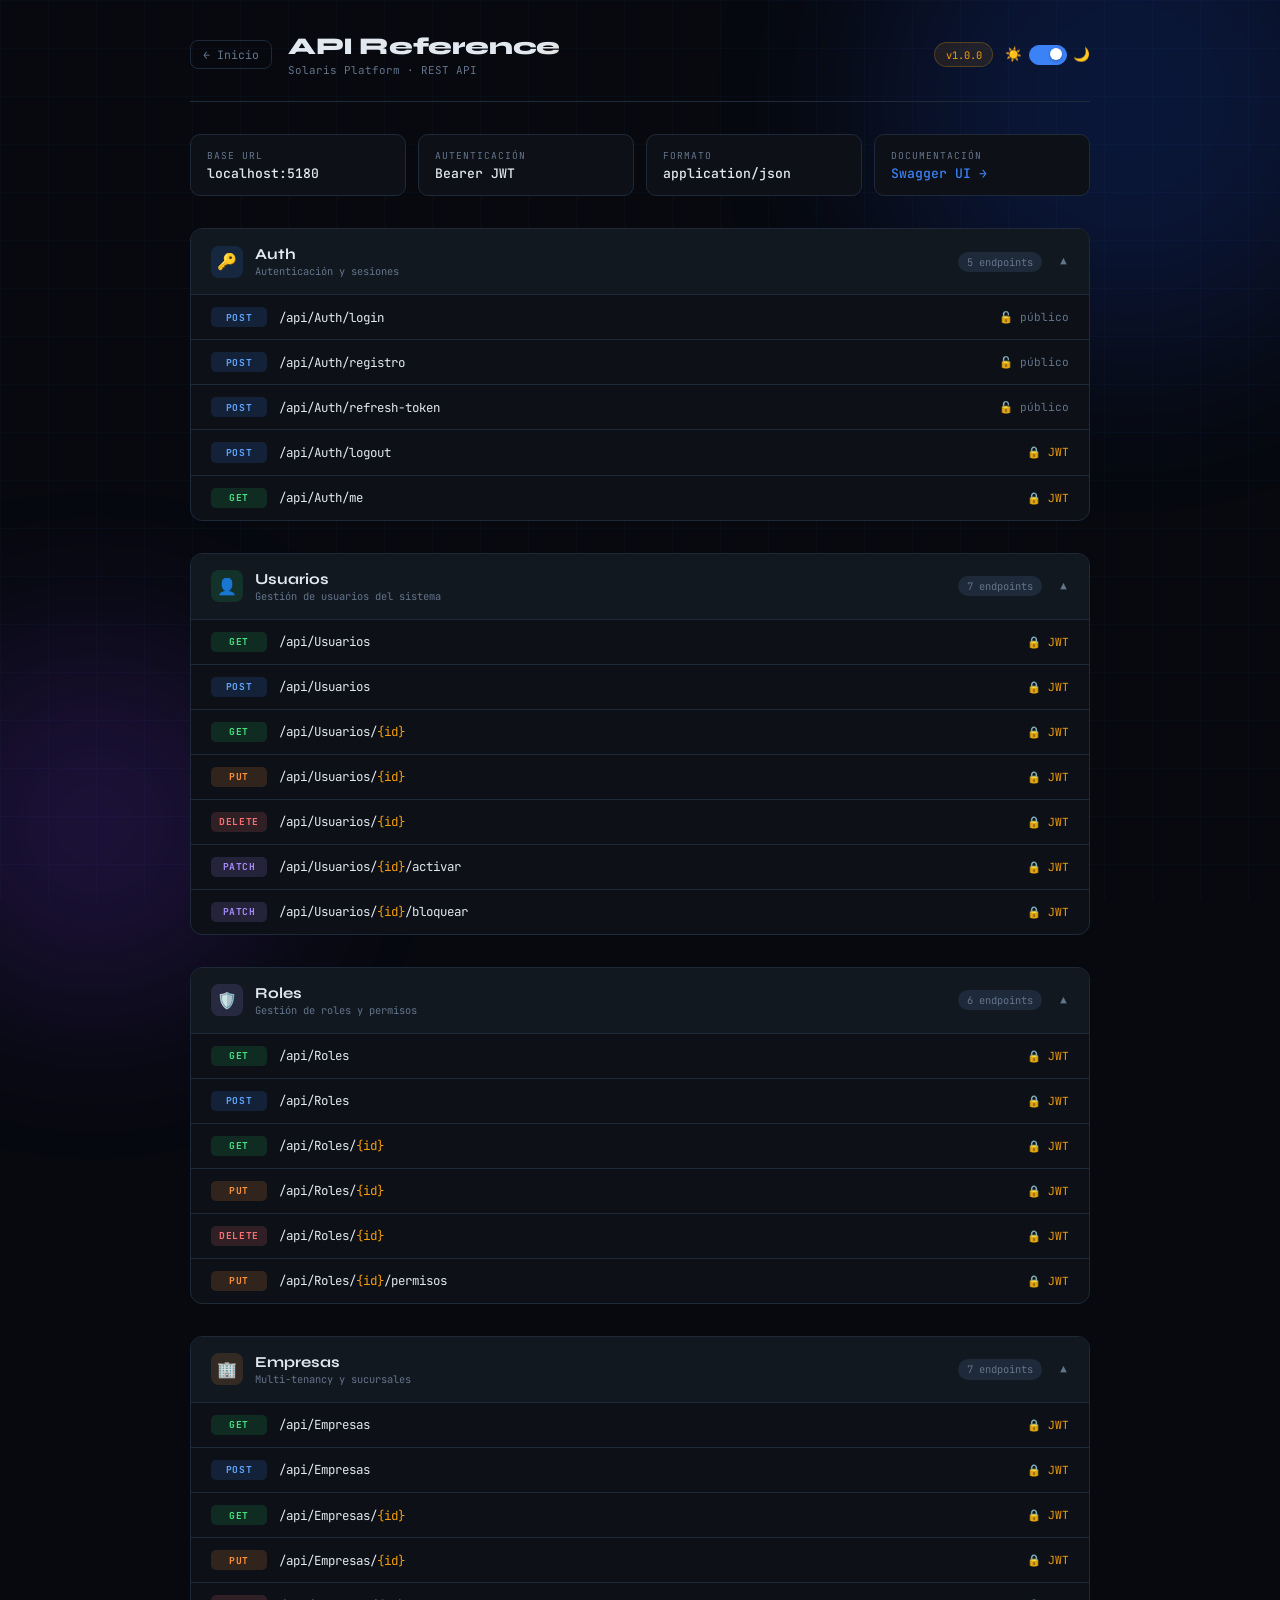
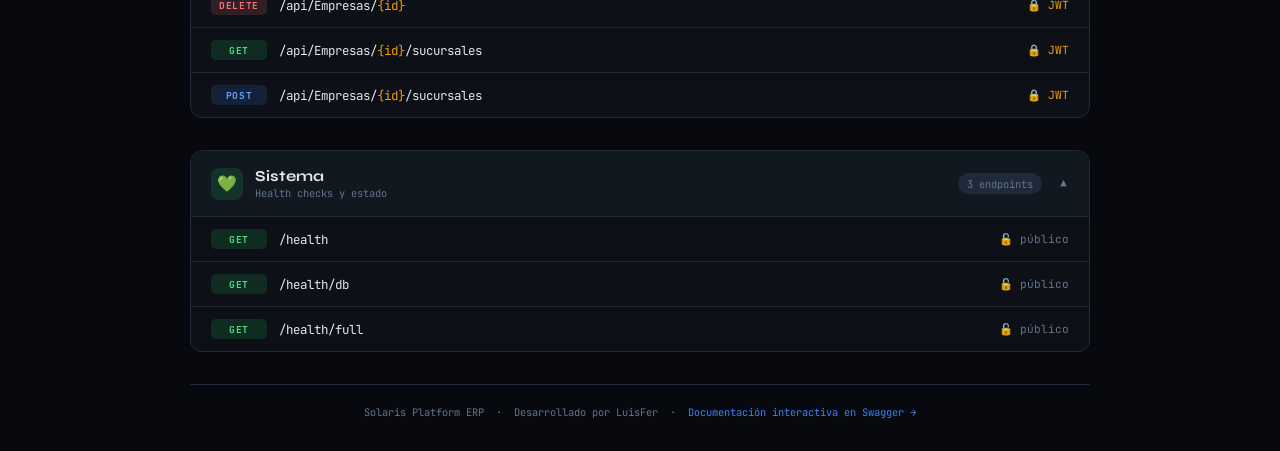
<file: src/SolarisPlatform.API/wwwroot/api.html>
<!DOCTYPE html>
<html lang="es" data-theme="dark">
<head>
  <meta charset="UTF-8" />
  <meta name="viewport" content="width=device-width, initial-scale=1.0" />
  <title>API Info · Solaris Platform</title>
  <link rel="preconnect" href="https://fonts.googleapis.com" />
  <link href="https://fonts.googleapis.com/css2?family=Syne:wght@400;600;800&family=JetBrains+Mono:wght@300;400;500&display=swap" rel="stylesheet" />
  <style>
    *, *::before, *::after { box-sizing: border-box; margin: 0; padding: 0; }

    :root, [data-theme="dark"] {
      --bg:      #07090f;
      --surface: #0d1117;
      --surface2: #111820;
      --border:  #1e2a3a;
      --accent:  #f59e0b;
      --accent2: #3b82f6;
      --text:    #e2e8f0;
      --muted:   #64748b;
      --green:   #22c55e;
      --blue:    #60a5fa;
      --orange:  #fb923c;
      --purple:  #a78bfa;
      --red:     #f87171;
      --radius:  12px;
      --orb-opacity: .2;
      --grid-color: rgba(59,130,246,.04);
    }

    [data-theme="light"] {
      --bg:      #f1f5f9;
      --surface: #ffffff;
      --surface2: #f8fafc;
      --border:  #cbd5e1;
      --accent:  #d97706;
      --accent2: #2563eb;
      --text:    #0f172a;
      --muted:   #64748b;
      --green:   #16a34a;
      --blue:    #2563eb;
      --orange:  #ea580c;
      --purple:  #7c3aed;
      --red:     #dc2626;
      --orb-opacity: .08;
      --grid-color: rgba(37,99,235,.05);
    }

    html { scroll-behavior: smooth; }

    body {
      background: var(--bg);
      color: var(--text);
      font-family: 'Syne', sans-serif;
      min-height: 100vh;
      padding: 2rem;
      overflow-x: hidden;
      transition: background .35s, color .35s;
    }

    body::before {
      content: '';
      position: fixed; inset: 0;
      background-image:
        linear-gradient(var(--grid-color) 1px, transparent 1px),
        linear-gradient(90deg, var(--grid-color) 1px, transparent 1px);
      background-size: 48px 48px;
      pointer-events: none;
    }

    .orb { position: fixed; border-radius: 50%; filter: blur(90px); pointer-events: none; opacity: var(--orb-opacity); animation: drift 14s ease-in-out infinite alternate; }
    .orb-1 { width: 500px; height: 500px; background: #1d4ed8; top: -150px; right: -100px; }
    .orb-2 { width: 350px; height: 350px; background: #7c3aed; bottom: -100px; left: -80px; animation-delay: 4s; }

    @keyframes drift {
      from { transform: translate(0,0); }
      to   { transform: translate(20px, -25px); }
    }

    /* ── Layout ── */
    .page {
      position: relative; z-index: 1;
      max-width: 900px;
      margin: 0 auto;
      display: flex; flex-direction: column; gap: 2rem;
      animation: fadeUp .6s ease both;
    }

    @keyframes fadeUp {
      from { opacity: 0; transform: translateY(20px); }
      to   { opacity: 1; transform: translateY(0); }
    }

    /* ── Header ── */
    .header {
      display: flex; align-items: center; gap: 1rem;
      border-bottom: 1px solid var(--border);
      padding-bottom: 1.5rem;
    }

    .back-btn {
      display: flex; align-items: center; gap: .4rem;
      font-family: 'JetBrains Mono', monospace;
      font-size: .72rem; color: var(--muted);
      text-decoration: none;
      border: 1px solid var(--border);
      padding: .35rem .75rem;
      border-radius: 8px;
      transition: border-color .2s, color .2s;
      white-space: nowrap;
    }
    .back-btn:hover { border-color: var(--accent2); color: var(--accent2); }

    .header-center { flex: 1; }
    .header-center h1 {
      font-size: 1.5rem; font-weight: 800; letter-spacing: -.4px;
      background: linear-gradient(135deg, var(--text) 40%, var(--accent));
      -webkit-background-clip: text; -webkit-text-fill-color: transparent; background-clip: text;
    }
    .header-center p {
      font-family: 'JetBrains Mono', monospace;
      font-size: .68rem; color: var(--muted); margin-top: 2px;
    }

    .header-right { display: flex; align-items: center; gap: .75rem; }

    .version-badge {
      font-family: 'JetBrains Mono', monospace; font-size: .65rem;
      color: var(--accent); background: rgba(245,158,11,.1);
      border: 1px solid rgba(245,158,11,.25);
      padding: .3rem .65rem; border-radius: 999px;
    }

    /* Theme switch */
    .theme-switch { display: flex; align-items: center; gap: .4rem; user-select: none; }
    .theme-icon { font-size: .85rem; }
    .toggle { position: relative; width: 38px; height: 20px; cursor: pointer; }
    .toggle input { opacity: 0; width: 0; height: 0; position: absolute; }
    .track { position: absolute; inset: 0; border-radius: 999px; background: var(--border); border: 1px solid var(--border); transition: background .3s; }
    .toggle input:checked + .track { background: var(--accent2); border-color: var(--accent2); }
    .thumb { position: absolute; top: 3px; left: 3px; width: 12px; height: 12px; border-radius: 50%; background: #fff; box-shadow: 0 1px 3px rgba(0,0,0,.3); transition: transform .3s cubic-bezier(.4,0,.2,1); }
    .toggle input:checked ~ .thumb { transform: translateX(18px); }

    /* ── Info bar ── */
    .info-bar {
      display: grid;
      grid-template-columns: repeat(auto-fit, minmax(160px, 1fr));
      gap: .75rem;
    }

    .info-chip {
      background: var(--surface);
      border: 1px solid var(--border);
      border-radius: 10px;
      padding: .85rem 1rem;
      display: flex; flex-direction: column; gap: .2rem;
      transition: background .35s;
    }

    .info-chip .chip-label {
      font-family: 'JetBrains Mono', monospace;
      font-size: .6rem; color: var(--muted);
      text-transform: uppercase; letter-spacing: .1em;
    }
    .info-chip .chip-value {
      font-family: 'JetBrains Mono', monospace;
      font-size: .82rem; color: var(--text); font-weight: 500;
    }

    /* ── Grupos de endpoints ── */
    .group {
      background: var(--surface);
      border: 1px solid var(--border);
      border-radius: var(--radius);
      overflow: hidden;
      transition: background .35s;
    }

    .group-header {
      display: flex; align-items: center; gap: .75rem;
      padding: 1rem 1.25rem;
      border-bottom: 1px solid var(--border);
      background: var(--surface2);
      cursor: pointer;
      user-select: none;
      transition: background .15s;
    }
    .group-header:hover { background: var(--border); }

    .group-icon {
      width: 32px; height: 32px;
      border-radius: 8px;
      display: flex; align-items: center; justify-content: center;
      font-size: 1rem; flex-shrink: 0;
    }

    .group-title { font-size: .95rem; font-weight: 700; }
    .group-desc  { font-family: 'JetBrains Mono', monospace; font-size: .65rem; color: var(--muted); margin-top: 1px; }

    .group-count {
      margin-left: auto;
      font-family: 'JetBrains Mono', monospace; font-size: .65rem;
      color: var(--muted); background: var(--border);
      padding: .2rem .55rem; border-radius: 999px;
    }

    .chevron {
      font-size: .7rem; color: var(--muted);
      transition: transform .25s;
      margin-left: .25rem;
    }
    .group.open .chevron { transform: rotate(180deg); }

    /* ── Endpoint rows ── */
    .endpoints { display: none; }
    .group.open .endpoints { display: block; }

    .ep {
      display: grid;
      grid-template-columns: 56px 1fr auto;
      align-items: center;
      gap: .75rem;
      padding: .75rem 1.25rem;
      border-bottom: 1px solid var(--border);
      font-family: 'JetBrains Mono', monospace;
      font-size: .78rem;
      transition: background .15s;
    }
    .ep:last-child { border-bottom: none; }
    .ep:hover { background: var(--surface2); }

    .method {
      font-size: .6rem; font-weight: 700;
      padding: .22rem .5rem;
      border-radius: 5px;
      text-align: center; letter-spacing: .06em;
    }

    .GET    { background: rgba(34,197,94,.15);  color: #4ade80; }
    .POST   { background: rgba(59,130,246,.15); color: #60a5fa; }
    .PUT    { background: rgba(251,146,60,.15); color: #fb923c; }
    .DELETE { background: rgba(248,113,113,.15);color: #f87171; }
    .PATCH  { background: rgba(167,139,250,.15);color: #a78bfa; }

    [data-theme="light"] .GET    { background: rgba(22,163,74,.12);  color: #15803d; }
    [data-theme="light"] .POST   { background: rgba(37,99,235,.12);  color: #1d4ed8; }
    [data-theme="light"] .PUT    { background: rgba(234,88,12,.12);  color: #c2410c; }
    [data-theme="light"] .DELETE { background: rgba(220,38,38,.12);  color: #b91c1c; }
    [data-theme="light"] .PATCH  { background: rgba(124,58,237,.12); color: #6d28d9; }

    .ep-path { color: var(--text); }
    .ep-path span { color: var(--accent); } /* parámetros como {id} */

    .ep-lock {
      font-size: .7rem; color: var(--muted);
      display: flex; align-items: center; gap: .25rem;
    }
    .ep-lock.secured { color: var(--accent); }

    /* ── Footer ── */
    .footer {
      text-align: center;
      font-family: 'JetBrains Mono', monospace;
      font-size: .65rem; color: var(--muted);
      border-top: 1px solid var(--border);
      padding-top: 1.25rem;
    }
    .footer a { color: var(--accent2); text-decoration: none; }
    .footer a:hover { text-decoration: underline; }
  </style>
</head>
<body>

  <div class="orb orb-1"></div>
  <div class="orb orb-2"></div>

  <div class="page">

    <!-- Header -->
    <div class="header">
      <a class="back-btn" href="/">← Inicio</a>
      <div class="header-center">
        <h1>API Reference</h1>
        <p>Solaris Platform · REST API</p>
      </div>
      <div class="header-right">
        <span class="version-badge">v1.0.0</span>
        <div class="theme-switch" title="Cambiar tema">
          <span class="theme-icon">☀️</span>
          <label class="toggle">
            <input type="checkbox" id="themeToggle" />
            <span class="track"></span>
            <span class="thumb"></span>
          </label>
          <span class="theme-icon">🌙</span>
        </div>
      </div>
    </div>

    <!-- Info chips -->
    <div class="info-bar">
      <div class="info-chip">
        <span class="chip-label">Base URL</span>
        <span class="chip-value">localhost:5180</span>
      </div>
      <div class="info-chip">
        <span class="chip-label">Autenticación</span>
        <span class="chip-value">Bearer JWT</span>
      </div>
      <div class="info-chip">
        <span class="chip-label">Formato</span>
        <span class="chip-value">application/json</span>
      </div>
      <div class="info-chip">
        <span class="chip-label">Documentación</span>
        <span class="chip-value"><a href="/swagger" style="color:var(--accent2);text-decoration:none;">Swagger UI →</a></span>
      </div>
    </div>

    <!-- Grupo: Auth -->
    <div class="group open" data-group="auth">
      <div class="group-header" onclick="toggleGroup(this)">
        <div class="group-icon" style="background:rgba(59,130,246,.15)">🔑</div>
        <div>
          <div class="group-title">Auth</div>
          <div class="group-desc">Autenticación y sesiones</div>
        </div>
        <span class="group-count">5 endpoints</span>
        <span class="chevron">▼</span>
      </div>
      <div class="endpoints">
        <div class="ep">
          <span class="method POST">POST</span>
          <span class="ep-path">/api/Auth/login</span>
          <span class="ep-lock">🔓 público</span>
        </div>
        <div class="ep">
          <span class="method POST">POST</span>
          <span class="ep-path">/api/Auth/registro</span>
          <span class="ep-lock">🔓 público</span>
        </div>
        <div class="ep">
          <span class="method POST">POST</span>
          <span class="ep-path">/api/Auth/refresh-token</span>
          <span class="ep-lock">🔓 público</span>
        </div>
        <div class="ep">
          <span class="method POST">POST</span>
          <span class="ep-path">/api/Auth/logout</span>
          <span class="ep-lock secured">🔒 JWT</span>
        </div>
        <div class="ep">
          <span class="method GET">GET</span>
          <span class="ep-path">/api/Auth/me</span>
          <span class="ep-lock secured">🔒 JWT</span>
        </div>
      </div>
    </div>

    <!-- Grupo: Usuarios -->
    <div class="group open" data-group="usuarios">
      <div class="group-header" onclick="toggleGroup(this)">
        <div class="group-icon" style="background:rgba(34,197,94,.15)">👤</div>
        <div>
          <div class="group-title">Usuarios</div>
          <div class="group-desc">Gestión de usuarios del sistema</div>
        </div>
        <span class="group-count">7 endpoints</span>
        <span class="chevron">▼</span>
      </div>
      <div class="endpoints">
        <div class="ep">
          <span class="method GET">GET</span>
          <span class="ep-path">/api/Usuarios</span>
          <span class="ep-lock secured">🔒 JWT</span>
        </div>
        <div class="ep">
          <span class="method POST">POST</span>
          <span class="ep-path">/api/Usuarios</span>
          <span class="ep-lock secured">🔒 JWT</span>
        </div>
        <div class="ep">
          <span class="method GET">GET</span>
          <span class="ep-path">/api/Usuarios/<span>{id}</span></span>
          <span class="ep-lock secured">🔒 JWT</span>
        </div>
        <div class="ep">
          <span class="method PUT">PUT</span>
          <span class="ep-path">/api/Usuarios/<span>{id}</span></span>
          <span class="ep-lock secured">🔒 JWT</span>
        </div>
        <div class="ep">
          <span class="method DELETE">DELETE</span>
          <span class="ep-path">/api/Usuarios/<span>{id}</span></span>
          <span class="ep-lock secured">🔒 JWT</span>
        </div>
        <div class="ep">
          <span class="method PATCH">PATCH</span>
          <span class="ep-path">/api/Usuarios/<span>{id}</span>/activar</span>
          <span class="ep-lock secured">🔒 JWT</span>
        </div>
        <div class="ep">
          <span class="method PATCH">PATCH</span>
          <span class="ep-path">/api/Usuarios/<span>{id}</span>/bloquear</span>
          <span class="ep-lock secured">🔒 JWT</span>
        </div>
      </div>
    </div>

    <!-- Grupo: Roles -->
    <div class="group open" data-group="roles">
      <div class="group-header" onclick="toggleGroup(this)">
        <div class="group-icon" style="background:rgba(167,139,250,.15)">🛡️</div>
        <div>
          <div class="group-title">Roles</div>
          <div class="group-desc">Gestión de roles y permisos</div>
        </div>
        <span class="group-count">6 endpoints</span>
        <span class="chevron">▼</span>
      </div>
      <div class="endpoints">
        <div class="ep">
          <span class="method GET">GET</span>
          <span class="ep-path">/api/Roles</span>
          <span class="ep-lock secured">🔒 JWT</span>
        </div>
        <div class="ep">
          <span class="method POST">POST</span>
          <span class="ep-path">/api/Roles</span>
          <span class="ep-lock secured">🔒 JWT</span>
        </div>
        <div class="ep">
          <span class="method GET">GET</span>
          <span class="ep-path">/api/Roles/<span>{id}</span></span>
          <span class="ep-lock secured">🔒 JWT</span>
        </div>
        <div class="ep">
          <span class="method PUT">PUT</span>
          <span class="ep-path">/api/Roles/<span>{id}</span></span>
          <span class="ep-lock secured">🔒 JWT</span>
        </div>
        <div class="ep">
          <span class="method DELETE">DELETE</span>
          <span class="ep-path">/api/Roles/<span>{id}</span></span>
          <span class="ep-lock secured">🔒 JWT</span>
        </div>
        <div class="ep">
          <span class="method PUT">PUT</span>
          <span class="ep-path">/api/Roles/<span>{id}</span>/permisos</span>
          <span class="ep-lock secured">🔒 JWT</span>
        </div>
      </div>
    </div>

    <!-- Grupo: Empresas -->
    <div class="group open" data-group="empresas">
      <div class="group-header" onclick="toggleGroup(this)">
        <div class="group-icon" style="background:rgba(251,146,60,.15)">🏢</div>
        <div>
          <div class="group-title">Empresas</div>
          <div class="group-desc">Multi-tenancy y sucursales</div>
        </div>
        <span class="group-count">7 endpoints</span>
        <span class="chevron">▼</span>
      </div>
      <div class="endpoints">
        <div class="ep">
          <span class="method GET">GET</span>
          <span class="ep-path">/api/Empresas</span>
          <span class="ep-lock secured">🔒 JWT</span>
        </div>
        <div class="ep">
          <span class="method POST">POST</span>
          <span class="ep-path">/api/Empresas</span>
          <span class="ep-lock secured">🔒 JWT</span>
        </div>
        <div class="ep">
          <span class="method GET">GET</span>
          <span class="ep-path">/api/Empresas/<span>{id}</span></span>
          <span class="ep-lock secured">🔒 JWT</span>
        </div>
        <div class="ep">
          <span class="method PUT">PUT</span>
          <span class="ep-path">/api/Empresas/<span>{id}</span></span>
          <span class="ep-lock secured">🔒 JWT</span>
        </div>
        <div class="ep">
          <span class="method DELETE">DELETE</span>
          <span class="ep-path">/api/Empresas/<span>{id}</span></span>
          <span class="ep-lock secured">🔒 JWT</span>
        </div>
        <div class="ep">
          <span class="method GET">GET</span>
          <span class="ep-path">/api/Empresas/<span>{id}</span>/sucursales</span>
          <span class="ep-lock secured">🔒 JWT</span>
        </div>
        <div class="ep">
          <span class="method POST">POST</span>
          <span class="ep-path">/api/Empresas/<span>{id}</span>/sucursales</span>
          <span class="ep-lock secured">🔒 JWT</span>
        </div>
      </div>
    </div>

    <!-- Grupo: Sistema -->
    <div class="group open" data-group="sistema">
      <div class="group-header" onclick="toggleGroup(this)">
        <div class="group-icon" style="background:rgba(34,197,94,.15)">💚</div>
        <div>
          <div class="group-title">Sistema</div>
          <div class="group-desc">Health checks y estado</div>
        </div>
        <span class="group-count">3 endpoints</span>
        <span class="chevron">▼</span>
      </div>
      <div class="endpoints">
        <div class="ep">
          <span class="method GET">GET</span>
          <span class="ep-path">/health</span>
          <span class="ep-lock">🔓 público</span>
        </div>
        <div class="ep">
          <span class="method GET">GET</span>
          <span class="ep-path">/health/db</span>
          <span class="ep-lock">🔓 público</span>
        </div>
        <div class="ep">
          <span class="method GET">GET</span>
          <span class="ep-path">/health/full</span>
          <span class="ep-lock">🔓 público</span>
        </div>
      </div>
    </div>

    <!-- Footer -->
    <div class="footer">
      Solaris Platform ERP &nbsp;·&nbsp; Desarrollado por LuisFer &nbsp;·&nbsp;
      <a href="/swagger">Documentación interactiva en Swagger →</a>
    </div>

  </div>

  <script>
    // Theme
    const html   = document.documentElement;
    const toggle = document.getElementById('themeToggle');
    const STORE  = 'solaris-theme';
    const saved  = localStorage.getItem(STORE) || 'dark';
    applyTheme(saved);
    toggle.addEventListener('change', () => {
      const next = toggle.checked ? 'dark' : 'light';
      applyTheme(next);
      localStorage.setItem(STORE, next);
    });
    function applyTheme(t) {
      html.setAttribute('data-theme', t);
      toggle.checked = (t === 'dark');
    }

    // Toggle grupos
    function toggleGroup(header) {
      const group = header.closest('.group');
      group.classList.toggle('open');
    }
  </script>

</body>
</html>
</file>
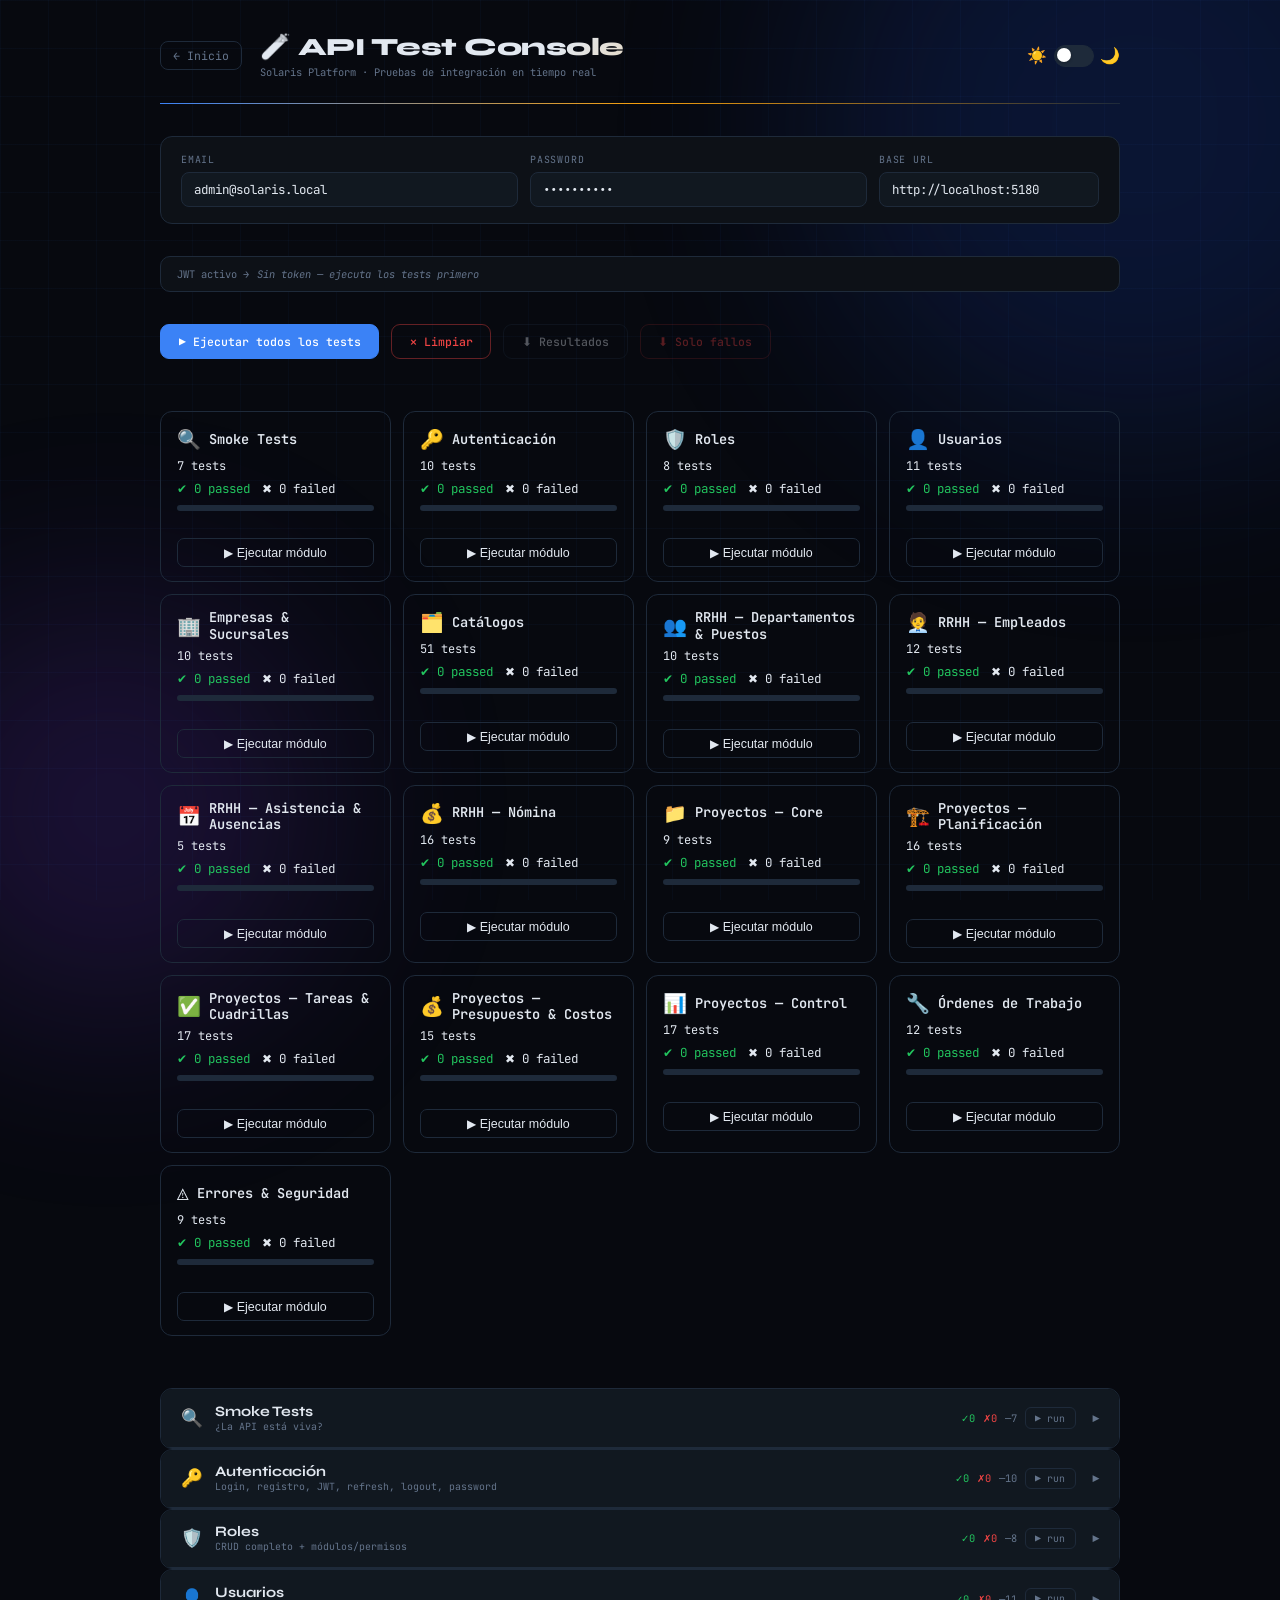
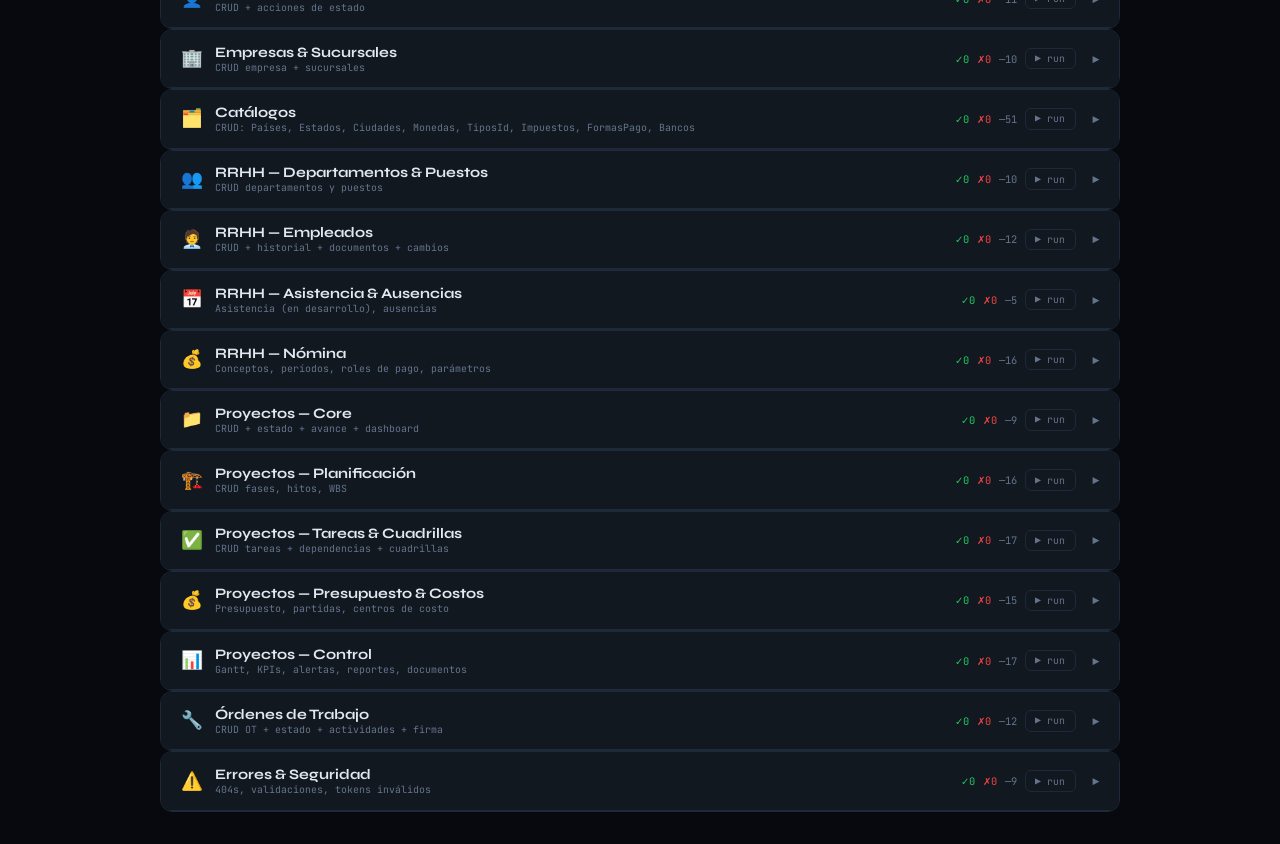
<file: src/SolarisPlatform.API/wwwroot/test/test.html>
<!DOCTYPE html>
<html lang="es" data-theme="dark">

<head>
  <meta charset="UTF-8" />
  <meta name="viewport" content="width=device-width, initial-scale=1.0" />
  <title>API Tests · Solaris Platform</title>
  <link rel="preconnect" href="https://fonts.googleapis.com" />
  <link
    href="https://fonts.googleapis.com/css2?family=Syne:wght@400;600;800&family=JetBrains+Mono:wght@300;400;500&display=swap"
    rel="stylesheet" />
  <link rel="stylesheet" href="../assets/css/solaris.css" />
</head>

<body>

  <div class="orb orb-1"></div>
  <div class="orb orb-2"></div>

  <div class="page">

    <!-- ── Header ── -->
    <div class="header">
      <a class="back-btn" href="/">← Inicio</a>
      <div class="header-center">
        <h1>🧪 API Test Console</h1>
        <p>Solaris Platform · Pruebas de integración en tiempo real</p>
      </div>
      <div class="header-right">
        <div class="theme-switch">
          <span>☀️</span>
          <label class="toggle">
            <input type="checkbox" id="themeToggle" />
            <span class="track"></span><span class="thumb"></span>
          </label>
          <span>🌙</span>
        </div>
      </div>
    </div>

    <!-- ── Credenciales ── -->
    <div class="creds-bar">
      <div class="field">
        <label>Email</label>
        <input type="text" id="email" value="admin@solaris.local" />
      </div>
      <div class="field">
        <label>Password</label>
        <input type="password" id="password" value="Admin123!#" />
      </div>
      <div class="field" style="max-width:220px">
        <label>Base URL</label>
        <input type="text" id="baseUrl" value="http://localhost:5180" />
      </div>
    </div>

    <!-- ── JWT activo ── -->
    <div class="token-bar">
      <span class="token-label">JWT activo →</span>
      <span class="token-val empty" id="tokenDisplay">Sin token — ejecuta los tests primero</span>
    </div>

    <!-- ── Barra de progreso ── -->
    <div class="progress-bar-wrap" id="progressWrap">
      <div class="progress-bar" id="progressBar"></div>
    </div>

    <!-- ── Acciones ── -->
    <div class="actions">
      <button class="btn btn-primary" id="btnRunAll" onclick="TestUI.runAll()">▶ Ejecutar todos los tests</button>
      <button class="btn btn-danger" onclick="TestUI.clearAll()">✕ Limpiar</button>
      <button class="btn btn-outline" id="btnDlAll" onclick="TestReport.downloadAll()" disabled>⬇ Resultados</button>
      <button class="btn btn-dl-fails" id="btnDlFails" onclick="TestReport.downloadFails()" disabled>⬇ Solo
        fallos</button>
    </div>

    <!-- ── Resumen final ── -->
    <div class="summary" id="summary">
      <span id="summaryText">—</span>
      <span class="summary-detail" id="summaryDetail"></span>
    </div>

    <!-- ── Nav rápida por suite (generada por test.ui.js) ── -->
    <div class="suite-nav" id="suiteNav"></div>

    <!-- ── Suites (generadas por test.ui.js) ── -->
    <div id="suitesContainer"></div>

  </div><!-- /page -->

  <!--
  ════════════════════════════════════════════════════════════════════
    SCRIPTS — orden de carga importante:
      1. test.config.js  → define TEST_SUITES (datos)
      2. test.runner.js  → motor de ejecución (depende de TEST_SUITES)
      3. test.report.js  → generador de reportes (depende de TestRunner)
      4. test.theme.js   → tema light/dark
      5. test.ui.js      → UI/DOM (depende de todos los anteriores)
  ════════════════════════════════════════════════════════════════════
  -->
  <script src="test.config.js"></script>
  <script src="test.runner.js"></script>
  <script src="test.report.js"></script>
  <script src="test.theme.js"></script>
  <script src="test.ui.js"></script>
  <script>
    // Inicializar al cargar la página
    document.addEventListener('DOMContentLoaded', () => {
      SolarisTheme.init('themeToggle');
      TestUI.init();
    });
  </script>

</body>

</html>
</file>
<file: src/SolarisPlatform.API/wwwroot/assets/css/solaris.css>
/* ══════════════════════════════════════════════════════════════════════
   solaris.css  —  Solaris Platform · Estilos compartidos
   ──────────────────────────────────────────────────────────────────────
   Usado por: index.html · health.html · test.html · api.html
   Fuentes:   Syne + JetBrains Mono (Google Fonts)
   ══════════════════════════════════════════════════════════════════════ */


/* ══════════════════════════════════════════════════════════════════════
   1. RESET
   ══════════════════════════════════════════════════════════════════════ */
*, *::before, *::after {
  box-sizing: border-box;
  margin: 0;
  padding: 0;
}


/* ══════════════════════════════════════════════════════════════════════
   2. TOKENS DE DISEÑO — CSS Variables
   ══════════════════════════════════════════════════════════════════════ */

:root,
[data-theme="dark"] {
  /* Fondos */
  --bg:       #07090f;
  --surface:  #0d1117;
  --surface2: #111820;
  --surface3: #0a0f18;

  /* Bordes */
  --border:   #1e2a3a;
  --border2:  #253347;

  /* Colores de acento */
  --accent:   #f59e0b;
  --accent2:  #3b82f6;

  /* Tipografía */
  --text:     #e2e8f0;
  --muted:    #64748b;

  /* Semánticos */
  --green:    #22c55e;
  --red:      #ef4444;
  --yellow:   #eab308;
  --blue:     #3b82f6;
  --purple:   #a78bfa;
  --cyan:     #22d3ee;

  /* Layout */
  --radius: 12px;

  /* Efectos de fondo */
  --orb-opacity: .18;
  --grid-color:  rgba(59,130,246,.04);

  /* Estado */
  --err-bg:     rgba(239,68,68,.06);
  --err-border: rgba(239,68,68,.25);
  --ok-bg:      rgba(34,197,94,.06);
  --ok-border:  rgba(34,197,94,.2);

  /* Syntax highlight JSON — dark */
  --json-key:  #7dd3fc;
  --json-str:  #86efac;
  --json-num:  #fbbf24;
  --json-bool: #c084fc;
  --json-null: #64748b;
}

[data-theme="light"] {
  /* Fondos */
  --bg:       #f0f4f8;
  --surface:  #ffffff;
  --surface2: #f8fafc;
  --surface3: #eef2f7;

  /* Bordes */
  --border:   #cbd5e1;
  --border2:  #b8c9d9;

  /* Colores de acento */
  --accent:   #d97706;
  --accent2:  #2563eb;

  /* Tipografía */
  --text:     #0f172a;
  --muted:    #64748b;

  /* Semánticos */
  --green:    #16a34a;
  --red:      #dc2626;
  --yellow:   #ca8a04;
  --blue:     #2563eb;
  --purple:   #7c3aed;
  --cyan:     #0891b2;

  /* Efectos de fondo */
  --orb-opacity: .06;
  --grid-color:  rgba(37,99,235,.05);

  /* Estado */
  --err-bg:     rgba(220,38,38,.05);
  --err-border: rgba(220,38,38,.2);
  --ok-bg:      rgba(22,163,74,.05);
  --ok-border:  rgba(22,163,74,.2);

  /* Syntax highlight JSON — light */
  --json-key:  #1e40af;
  --json-str:  #166534;
  --json-num:  #92400e;
  --json-bool: #6b21a8;
  --json-null: #94a3b8;
}


/* ══════════════════════════════════════════════════════════════════════
   3. BASE
   ══════════════════════════════════════════════════════════════════════ */

html { scroll-behavior: smooth; }

body {
  background:  var(--bg);
  color:       var(--text);
  font-family: 'Syne', sans-serif;
  min-height:  100vh;
  padding:     2rem;
  overflow-x:  hidden;
  transition:  background .35s, color .35s;
}

/* Grid de fondo */
body::before {
  content: '';
  position: fixed; inset: 0;
  background-image:
    linear-gradient(var(--grid-color) 1px, transparent 1px),
    linear-gradient(90deg, var(--grid-color) 1px, transparent 1px);
  background-size: 48px 48px;
  pointer-events: none;
  z-index: 0;
}


/* ══════════════════════════════════════════════════════════════════════
   4. ORBS
   ══════════════════════════════════════════════════════════════════════ */

.orb {
  position:       fixed;
  border-radius:  50%;
  filter:         blur(110px);
  pointer-events: none;
  opacity:        var(--orb-opacity);
  animation:      drift 18s ease-in-out infinite alternate;
  z-index:        0;
}

/* Posiciones por defecto — cada página puede sobreescribir en su <style> local */
.orb-1 { width: 650px; height: 650px; background: #1d4ed8; top: -200px; right: -180px; }
.orb-2 { width: 420px; height: 420px; background: #7c3aed; bottom: -120px; left: -100px; animation-delay: 7s; }
.orb-3 { width: 280px; height: 280px; background: #0891b2; top: 50%; left: 30%; animation-delay: 3s; opacity: calc(var(--orb-opacity) * .5); }

@keyframes drift {
  from { transform: translate(0, 0); }
  to   { transform: translate(28px, -35px); }
}


/* ══════════════════════════════════════════════════════════════════════
   5. PAGE WRAPPER
   ══════════════════════════════════════════════════════════════════════ */

.page {
  position:       relative;
  z-index:        1;
  max-width:      960px;
  margin:         0 auto;
  display:        flex;
  flex-direction: column;
  gap:            2rem;
  animation:      fadeUp .55s ease both;
}

@keyframes fadeUp {
  from { opacity: 0; transform: translateY(22px); }
  to   { opacity: 1; transform: none; }
}


/* ══════════════════════════════════════════════════════════════════════
   6. HEADER
   ══════════════════════════════════════════════════════════════════════ */

.header {
  display:        flex;
  align-items:    center;
  gap:            1.1rem;
  border-bottom:  1px solid var(--border);
  padding-bottom: 1.5rem;
  position:       relative;
}

/* Línea animada bajo el header */
.header::after {
  content: '';
  position: absolute; bottom: -1px; left: 0;
  height: 1px; width: 0;
  background: linear-gradient(90deg, var(--accent2), var(--accent), transparent);
  animation: scanline 2s cubic-bezier(.4,0,.2,1) .5s forwards;
}
@keyframes scanline { to { width: 100%; } }

/* Logo */
.logo {
  width:           50px;
  height:          50px;
  border-radius:   13px;
  flex-shrink:     0;
  display:         flex;
  align-items:     center;
  justify-content: center;
  background:      linear-gradient(135deg, rgba(59,130,246,.15), rgba(167,139,250,.1));
  border:          1px solid var(--border);
  font-size:       1.5rem;
}
.logo img { width: 100%; height: auto; object-fit: contain; }

/* Texto del header */
.header-center,
.header-text { flex: 1; }

.header-center h1,
.header-text h1 {
  font-size:      1.55rem;
  font-weight:    800;
  letter-spacing: -.5px;
  background: linear-gradient(135deg, var(--text) 40%, var(--accent));
  -webkit-background-clip: text;
  -webkit-text-fill-color: transparent;
  background-clip: text;
}

.header-center p,
.header-text p {
  font-family: 'JetBrains Mono', monospace;
  font-size:   .65rem;
  color:       var(--muted);
  margin-top:  3px;
}

/* Zona derecha */
.header-right {
  margin-left: auto;
  display:     flex;
  align-items: center;
  gap:         .75rem;
}

/* Botón ← Inicio */
.back-btn {
  display:         flex;
  align-items:     center;
  gap:             .4rem;
  font-family:     'JetBrains Mono', monospace;
  font-size:       .72rem;
  color:           var(--muted);
  text-decoration: none;
  border:          1px solid var(--border);
  padding:         .35rem .75rem;
  border-radius:   8px;
  transition:      border-color .2s, color .2s;
  white-space:     nowrap;
}
.back-btn:hover { border-color: var(--accent2); color: var(--accent2); }


/* ══════════════════════════════════════════════════════════════════════
   7. STATUS BADGE
   ══════════════════════════════════════════════════════════════════════ */

.status-badge {
  display:       flex;
  align-items:   center;
  gap:           .45rem;
  font-family:   'JetBrains Mono', monospace;
  font-size:     .65rem;
  font-weight:   600;
  padding:       .3rem .85rem;
  border-radius: 999px;
  border:        1px solid;
  transition:    all .4s;
}
.status-badge.online  { color: var(--green); border-color: rgba(34,197,94,.35);  background: rgba(34,197,94,.07); }
.status-badge.offline { color: var(--red);   border-color: rgba(239,68,68,.35);  background: rgba(239,68,68,.07); }
.status-badge.loading { color: var(--muted); border-color: var(--border);        background: transparent; }

.dot {
  width:         7px;
  height:        7px;
  border-radius: 50%;
  background:    currentColor;
  animation:     pulse 2.2s ease infinite;
}

@keyframes pulse {
  0%,100% { box-shadow: 0 0 0 0 rgba(34,197,94,.5); }
  50%     { box-shadow: 0 0 0 5px rgba(34,197,94,0); }
}


/* ══════════════════════════════════════════════════════════════════════
   8. THEME SWITCH
   ══════════════════════════════════════════════════════════════════════ */

.theme-switch { display: flex; align-items: center; gap: .4rem; user-select: none; }
.theme-icon   { font-size: .85rem; }

.toggle {
  position: relative;
  width:    40px;
  height:   22px;
  cursor:   pointer;
}
.toggle input { position: absolute; inset: 0; width: 100%; height: 100%; margin: 0; opacity: 0; cursor: pointer; z-index: 2; }

.track {
  position:       absolute;
  inset:          0;
  border-radius:  999px;
  background:     var(--border);
  border:         1px solid var(--border);
  transition:     background .3s;
  pointer-events: none;
  z-index:        1;
}
.toggle input:checked + .track { background: var(--accent2); border-color: var(--accent2); }

.thumb {
  position:       absolute;
  top:            3px;
  left:           3px;
  width:          14px;
  height:         14px;
  border-radius:  50%;
  background:     #fff;
  box-shadow:     0 1px 3px rgba(0,0,0,.3);
  transition:     transform .3s cubic-bezier(.4,0,.2,1);
  pointer-events: none;
  z-index:        1;
}
.toggle input:checked ~ .thumb { transform: translateX(18px); }


/* ══════════════════════════════════════════════════════════════════════
   9. SECTION LABEL
   ══════════════════════════════════════════════════════════════════════ */

.section-label {
  font-size:      .65rem;
  font-weight:    700;
  letter-spacing: .13em;
  color:          var(--muted);
  text-transform: uppercase;
  margin-bottom:  .75rem;
  display:        flex;
  align-items:    center;
  gap:            .5rem;
}
.section-label::after {
  content: ''; flex: 1; height: 1px;
  background: linear-gradient(to right, var(--border), transparent);
}


/* ══════════════════════════════════════════════════════════════════════
   10. CARDS GENÉRICAS
   ══════════════════════════════════════════════════════════════════════ */

.card {
  background:    var(--surface);
  border:        1px solid var(--border);
  border-radius: var(--radius);
  transition:    background .35s, border-color .3s;
}
.card:hover { border-color: var(--accent2); }


/* ══════════════════════════════════════════════════════════════════════
   11. SPINNER
   ══════════════════════════════════════════════════════════════════════ */

.spin {
  display:       inline-block;
  width:         12px;
  height:        12px;
  border:        2px solid rgba(255,255,255,.3);
  border-top-color: #fff;
  border-radius: 50%;
  animation:     spin .7s linear infinite;
}
@keyframes spin { to { transform: rotate(360deg); } }


/* ══════════════════════════════════════════════════════════════════════
   12. ANIMACIONES DE ESTADO
   ══════════════════════════════════════════════════════════════════════ */

@keyframes blink {
  from { opacity: .4; }
  to   { opacity: 1; }
}

.refresh-dot {
  width:         7px;
  height:        7px;
  border-radius: 50%;
  background:    var(--green);
  animation:     pulse 2s ease infinite;
}

.refresh-info {
  display:     flex;
  align-items: center;
  gap:         .4rem;
  font-family: 'JetBrains Mono', monospace;
  font-size:   .65rem;
  color:       var(--muted);
}


/* ══════════════════════════════════════════════════════════════════════
   13. FOOTER
   ══════════════════════════════════════════════════════════════════════ */

.footer {
  text-align:  center;
  font-family: 'JetBrains Mono', monospace;
  font-size:   .62rem;
  color:       var(--muted);
  border-top:  1px solid var(--border);
  padding-top: 1.5rem;
}
.footer a { color: var(--accent2); text-decoration: none; }
.footer a:hover { text-decoration: underline; }


/* ══════════════════════════════════════════════════════════════════════
   14. BUILD INFO BANNER
   ══════════════════════════════════════════════════════════════════════ */

.build-banner {
  display:       flex;
  flex-wrap:     wrap;
  gap:           .5rem;
  background:    var(--surface);
  border:        1px solid var(--border);
  border-radius: var(--radius);
  padding:       .85rem 1.25rem;
  align-items:   center;
  animation:     fadeUp .5s ease .1s both;
}

.build-pill {
  display:       flex;
  align-items:   center;
  gap:           .4rem;
  font-family:   'JetBrains Mono', monospace;
  font-size:     .65rem;
  background:    var(--surface2);
  border:        1px solid var(--border);
  padding:       .22rem .65rem;
  border-radius: 6px;
  color:         var(--muted);
  transition:    border-color .2s, color .2s;
}
.build-pill:hover { border-color: var(--accent2); color: var(--text); }
.build-pill .pill-icon { font-size: .75rem; }
.build-pill .pill-val  { color: var(--text); font-weight: 500; }

.build-sep { width: 1px; height: 16px; background: var(--border); flex-shrink: 0; }

.build-uptime-wrap { margin-left: auto; display: flex; align-items: center; gap: .5rem; }
.uptime-label { font-family: 'JetBrains Mono', monospace; font-size: .62rem; color: var(--muted); }
.uptime-val   { font-family: 'JetBrains Mono', monospace; font-size: .72rem; color: var(--green); font-weight: 600; }


/* ══════════════════════════════════════════════════════════════════════
   15. STATUS GRID (cards del sistema)
   ══════════════════════════════════════════════════════════════════════ */

.status-grid {
  display:               grid;
  grid-template-columns: repeat(3, 1fr);
  gap:                   1rem;
}
@media (max-width: 640px) { .status-grid { grid-template-columns: 1fr; } }

.status-card {
  background:    var(--surface);
  border:        1px solid var(--border);
  border-radius: var(--radius);
  padding:       1.1rem 1.25rem;
  display:       flex;
  flex-direction: column;
  gap:           .7rem;
  position:      relative;
  overflow:      hidden;
  transition:    border-color .25s, transform .2s, box-shadow .25s;
  animation:     fadeUp .5s ease both;
}
.status-card:nth-child(1) { animation-delay: .08s; }
.status-card:nth-child(2) { animation-delay: .16s; }
.status-card:nth-child(3) { animation-delay: .24s; }

.status-card::before {
  content: '';
  position: absolute; top: 0; left: 0; right: 0;
  height: 2px;
  background: var(--card-accent, var(--border));
  opacity: .55; transition: opacity .3s;
}
.status-card:hover::before { opacity: 1; }
.status-card:hover {
  border-color: var(--card-accent, var(--accent2));
  transform:    translateY(-2px);
  box-shadow:   0 8px 28px rgba(0,0,0,.3);
}

.card-api { --card-accent: var(--accent2); }
.card-db  { --card-accent: var(--green); }
.card-env { --card-accent: var(--accent); }

.card-top        { display: flex; align-items: center; justify-content: space-between; }
.card-icon-wrap  { width: 34px; height: 34px; border-radius: 9px; display: flex; align-items: center; justify-content: center; font-size: 1rem; background: var(--surface2); }
.card-badge      { font-family: 'JetBrains Mono', monospace; font-size: .56rem; font-weight: 700; letter-spacing: .07em; padding: .16rem .52rem; border-radius: 999px; }
.badge-ok        { background: rgba(34,197,94,.12); color: var(--green); }
.badge-err       { background: rgba(239,68,68,.12); color: var(--red); }
.badge-loading   { background: var(--surface2); color: var(--muted); animation: blink .9s ease infinite alternate; }

.card-name   { font-size: .78rem; font-weight: 700; }
.card-detail { font-family: 'JetBrains Mono', monospace; font-size: .64rem; color: var(--muted); line-height: 1.65; }
.card-detail strong { color: var(--text); font-weight: 500; }

.db-latency-bar { display: flex; align-items: flex-end; gap: 2px; height: 18px; margin-top: .2rem; }
.lat-bar { width: 5px; background: var(--green); border-radius: 2px 2px 0 0; opacity: .6; transition: height .4s; }


/* ══════════════════════════════════════════════════════════════════════
   16. QUICK ACCESS
   ══════════════════════════════════════════════════════════════════════ */

.quick-grid {
  display:               grid;
  grid-template-columns: repeat(3, 1fr);
  gap:                   .8rem;
}
@media (max-width: 640px) { .quick-grid { grid-template-columns: 1fr; } }

.quick-card {
  background:    var(--surface);
  border:        1px solid var(--border);
  border-radius: var(--radius);
  padding:       1rem 1.2rem;
  display:       flex;
  align-items:   center;
  gap:           .85rem;
  text-decoration: none;
  color:         var(--text);
  transition:    border-color .2s, transform .2s, background .2s;
  animation:     fadeUp .5s ease both;
}
.quick-card:nth-child(1) { animation-delay: .12s; }
.quick-card:nth-child(2) { animation-delay: .20s; }
.quick-card:nth-child(3) { animation-delay: .28s; }
.quick-card:hover { border-color: var(--qc-accent, var(--accent2)); transform: translateY(-2px); background: var(--surface2); }

.qc-swagger { --qc-accent: var(--accent2); }
.qc-tests   { --qc-accent: var(--yellow); }
.qc-health  { --qc-accent: var(--green); }

.quick-icon  { width: 38px; height: 38px; border-radius: 9px; flex-shrink: 0; display: flex; align-items: center; justify-content: center; font-size: 1.1rem; }
.quick-title { font-weight: 700; font-size: .82rem; }
.quick-sub   { font-family: 'JetBrains Mono', monospace; font-size: .6rem; color: var(--muted); margin-top: 1px; }


/* ══════════════════════════════════════════════════════════════════════
   17. DEVTOOLS GRID
   ══════════════════════════════════════════════════════════════════════ */

.devtools-grid {
  display:               grid;
  grid-template-columns: 1fr 1fr;
  gap:                   1rem;
}
@media (max-width: 700px) { .devtools-grid { grid-template-columns: 1fr; } }
.devtools-grid .full-width { grid-column: 1 / -1; }

.dt-card {
  background:    var(--surface);
  border:        1px solid var(--border);
  border-radius: var(--radius);
  overflow:      hidden;
  animation:     fadeUp .5s ease both;
}
.dt-card:nth-child(1) { animation-delay: .06s; }
.dt-card:nth-child(2) { animation-delay: .12s; }
.dt-card:nth-child(3) { animation-delay: .18s; }
.dt-card:nth-child(4) { animation-delay: .24s; }

.dt-card-header {
  display:       flex;
  align-items:   center;
  gap:           .65rem;
  padding:       .8rem 1rem;
  background:    var(--surface2);
  border-bottom: 1px solid var(--border);
}
.dt-card-icon  { font-size: 1rem; }
.dt-card-title { font-size: .82rem; font-weight: 700; }
.dt-card-sub   { font-family: 'JetBrains Mono', monospace; font-size: .58rem; color: var(--muted); margin-top: 1px; }
.dt-card-badge {
  margin-left:   auto;
  font-family:   'JetBrains Mono', monospace;
  font-size:     .55rem;
  font-weight:   700;
  letter-spacing:.06em;
  padding:       .14rem .5rem;
  border-radius: 999px;
  background:    var(--surface);
  border:        1px solid var(--border);
  color:         var(--muted);
}
.dt-card-body { padding: .85rem 1rem; }


/* ══════════════════════════════════════════════════════════════════════
   18. ENVIRONMENT INSPECTOR
   ══════════════════════════════════════════════════════════════════════ */

.env-table          { width: 100%; border-collapse: collapse; }
.env-row            { border-bottom: 1px solid var(--border); }
.env-row:last-child { border-bottom: none; }

.env-key, .env-val {
  font-family: 'JetBrains Mono', monospace;
  font-size:   .66rem;
  padding:     .45rem .1rem;
  vertical-align: middle;
}
.env-key { color: var(--muted); width: 45%; }
.env-val { color: var(--text); font-weight: 500; }

.env-badge {
  display:        inline-flex;
  align-items:    center;
  font-size:      .56rem;
  font-weight:    700;
  letter-spacing: .05em;
  padding:        .12rem .45rem;
  border-radius:  5px;
}
.env-dev  { background: rgba(234,179,8,.12);    color: var(--yellow); }
.env-prod { background: rgba(34,197,94,.12);    color: var(--green); }
.env-stg  { background: rgba(167,139,250,.12);  color: var(--purple); }


/* ══════════════════════════════════════════════════════════════════════
   19. DB CONSOLE
   ══════════════════════════════════════════════════════════════════════ */

.db-stats { display: flex; flex-direction: column; gap: .45rem; }

.db-stat-row {
  display:         flex;
  align-items:     center;
  justify-content: space-between;
  padding:         .38rem 0;
  border-bottom:   1px solid var(--border);
}
.db-stat-row:last-child { border-bottom: none; }
.db-stat-label { font-family: 'JetBrains Mono', monospace; font-size: .64rem; color: var(--muted); }
.db-stat-val   { font-family: 'JetBrains Mono', monospace; font-size: .68rem; color: var(--text); font-weight: 500; }
.db-stat-val.ok   { color: var(--green); }
.db-stat-val.warn { color: var(--yellow); }
.db-stat-val.err  { color: var(--red); }

.latency-graph       { margin-top: .5rem; }
.latency-graph-label { font-family: 'JetBrains Mono', monospace; font-size: .58rem; color: var(--muted); margin-bottom: .4rem; }
.latency-bars        { display: flex; align-items: flex-end; gap: 3px; height: 32px; }

.l-bar {
  flex:          1;
  background:    var(--accent2);
  border-radius: 2px 2px 0 0;
  opacity:       .5;
  transition:    height .5s, opacity .3s;
  min-height:    2px;
}
.l-bar:last-child { opacity: 1; }
.l-bar.warn { background: var(--yellow); }
.l-bar.err  { background: var(--red); }


/* ══════════════════════════════════════════════════════════════════════
   20. REQUEST LOG
   ══════════════════════════════════════════════════════════════════════ */

.req-log { display: flex; flex-direction: column; gap: .35rem; max-height: 220px; overflow-y: auto; }
.req-log::-webkit-scrollbar       { width: 4px; }
.req-log::-webkit-scrollbar-thumb { background: var(--border2); border-radius: 4px; }

.req-entry {
  display:               grid;
  grid-template-columns: 42px 1fr auto auto;
  align-items:           center;
  gap:                   .6rem;
  font-family:           'JetBrains Mono', monospace;
  font-size:             .63rem;
  padding:               .38rem .5rem;
  border-radius:         7px;
  border:                1px solid transparent;
  transition:            background .15s, border-color .15s;
  animation:             slideIn .25s ease both;
}
@keyframes slideIn { from { opacity: 0; transform: translateX(-6px); } to { opacity: 1; transform: none; } }
.req-entry:hover { background: var(--surface2); border-color: var(--border); }
.req-entry.new   { border-color: rgba(59,130,246,.3); background: rgba(59,130,246,.04); }

.req-method { font-size: .52rem; font-weight: 700; letter-spacing: .04em; padding: .14rem .38rem; border-radius: 4px; text-align: center; }
.rm-GET    { background: rgba(34,197,94,.12);  color: #4ade80; }
.rm-POST   { background: rgba(59,130,246,.12); color: #60a5fa; }
.rm-PUT    { background: rgba(251,146,60,.12); color: #fb923c; }
.rm-PATCH  { background: rgba(167,139,250,.12);color: #a78bfa; }
.rm-DELETE { background: rgba(248,113,113,.12);color: #f87171; }

.req-path              { color: var(--text); overflow: hidden; text-overflow: ellipsis; white-space: nowrap; }
.req-status            { font-weight: 600; }
.req-status.s2         { color: var(--green); }
.req-status.s4         { color: var(--yellow); }
.req-status.s5         { color: var(--red); }
.req-ms                { color: var(--muted); text-align: right; }

.log-empty { font-family: 'JetBrains Mono', monospace; font-size: .65rem; color: var(--muted); text-align: center; padding: 1.5rem 0; }

.log-controls { display: flex; gap: .5rem; margin-top: .65rem; align-items: center; }

.log-toggle {
  font-family:   'JetBrains Mono', monospace;
  font-size:     .6rem;
  background:    var(--surface2);
  border:        1px solid var(--border);
  color:         var(--muted);
  padding:       .22rem .65rem;
  border-radius: 6px;
  cursor:        pointer;
  transition:    all .2s;
}
.log-toggle:hover  { border-color: var(--accent2); color: var(--accent2); }
.log-toggle.active { border-color: var(--green); color: var(--green); background: rgba(34,197,94,.06); }

.log-clear {
  font-family:   'JetBrains Mono', monospace;
  font-size:     .6rem;
  background:    transparent;
  border:        1px solid var(--border);
  color:         var(--muted);
  padding:       .22rem .65rem;
  border-radius: 6px;
  cursor:        pointer;
  transition:    all .2s;
}
.log-clear:hover { border-color: var(--red); color: var(--red); }
.log-count { margin-left: auto; font-family: 'JetBrains Mono', monospace; font-size: .58rem; color: var(--muted); }


/* ══════════════════════════════════════════════════════════════════════
   21. CURL GENERATOR
   ══════════════════════════════════════════════════════════════════════ */

.curl-controls { display: flex; flex-direction: column; gap: .65rem; }
.curl-row      { display: flex; gap: .5rem; align-items: center; }

.curl-select,
.curl-input {
  flex:          1;
  background:    var(--surface2);
  border:        1px solid var(--border);
  color:         var(--text);
  font-family:   'JetBrains Mono', monospace;
  font-size:     .7rem;
  padding:       .42rem .65rem;
  border-radius: 7px;
  outline:       none;
  transition:    border-color .2s;
}
.curl-select:focus,
.curl-input:focus { border-color: var(--accent2); }
.curl-select { flex: 0 0 80px; }

.curl-output {
  background:    var(--surface3);
  border:        1px solid var(--border);
  border-radius: 8px;
  padding:       .65rem .85rem;
  font-family:   'JetBrains Mono', monospace;
  font-size:     .62rem;
  color:         var(--cyan);
  white-space:   pre-wrap;
  word-break:    break-all;
  line-height:   1.7;
  min-height:    52px;
  position:      relative;
}

.copy-btn {
  position:      absolute;
  top:           .4rem;
  right:         .4rem;
  font-family:   'JetBrains Mono', monospace;
  font-size:     .58rem;
  background:    var(--surface2);
  border:        1px solid var(--border);
  color:         var(--muted);
  padding:       .18rem .5rem;
  border-radius: 5px;
  cursor:        pointer;
  transition:    all .2s;
}
.copy-btn:hover  { border-color: var(--accent2); color: var(--accent2); }
.copy-btn.copied { border-color: var(--green);   color: var(--green); }

.token-hint { font-family: 'JetBrains Mono', monospace; font-size: .6rem; color: var(--muted); display: flex; align-items: center; gap: .4rem; }
.token-dot            { width: 6px; height: 6px; border-radius: 50%; background: var(--muted); }
.token-dot.has-token  { background: var(--green); animation: pulse 2s infinite; }


/* ══════════════════════════════════════════════════════════════════════
   22. MIGRATIONS
   ══════════════════════════════════════════════════════════════════════ */

.migration-list { display: flex; flex-direction: column; gap: .35rem; }

.migration-row {
  display:       flex;
  align-items:   center;
  gap:           .65rem;
  padding:       .4rem .5rem;
  border-radius: 7px;
  border:        1px solid var(--border);
  background:    var(--surface2);
  font-family:   'JetBrains Mono', monospace;
  font-size:     .64rem;
  transition:    border-color .2s;
}
.migration-row:hover { border-color: var(--border2); }

.mig-status         { width: 8px; height: 8px; border-radius: 50%; flex-shrink: 0; }
.mig-status.applied { background: var(--green); }
.mig-status.pending { background: var(--yellow); }
.mig-name           { flex: 1; color: var(--text); }
.mig-date           { color: var(--muted); font-size: .58rem; }

.mig-badge         { font-size: .54rem; font-weight: 700; padding: .1rem .42rem; border-radius: 4px; }
.mig-badge.applied { background: rgba(34,197,94,.1);  color: var(--green); }
.mig-badge.pending { background: rgba(234,179,8,.1);  color: var(--yellow); }


/* ══════════════════════════════════════════════════════════════════════
   23. DEPENDENCY MAP
   ══════════════════════════════════════════════════════════════════════ */

.dep-map          { display: flex; flex-direction: column; gap: .45rem; }
.dep-layer-label  { font-family: 'JetBrains Mono', monospace; font-size: .56rem; color: var(--muted); letter-spacing: .1em; text-transform: uppercase; padding-left: .25rem; }
.dep-layer-items  { display: flex; flex-wrap: wrap; gap: .4rem; }

.dep-pill {
  display:       flex;
  align-items:   center;
  gap:           .4rem;
  font-family:   'JetBrains Mono', monospace;
  font-size:     .63rem;
  padding:       .28rem .7rem;
  border-radius: 7px;
  border:        1px solid;
  cursor:        default;
  transition:    transform .15s, box-shadow .15s;
}
.dep-pill:hover { transform: translateY(-1px); box-shadow: 0 4px 12px rgba(0,0,0,.2); }

.dep-pill.layer-api    { border-color: rgba(59,130,246,.4);  color: #60a5fa; background: rgba(59,130,246,.08); }
.dep-pill.layer-app    { border-color: rgba(245,158,11,.4);  color: #fbbf24; background: rgba(245,158,11,.08); }
.dep-pill.layer-domain { border-color: rgba(167,139,250,.4); color: #a78bfa; background: rgba(167,139,250,.08); }
.dep-pill.layer-infra  { border-color: rgba(34,211,153,.4);  color: #34d399; background: rgba(34,211,153,.08); }
.dep-pill.layer-db     { border-color: rgba(34,197,94,.4);   color: #4ade80; background: rgba(34,197,94,.08); }

.dep-pill-dot { width: 5px; height: 5px; border-radius: 50%; background: currentColor; }


/* ══════════════════════════════════════════════════════════════════════
   24. API EXPLORER — acordeón de módulos
   ══════════════════════════════════════════════════════════════════════ */

.api-summary {
  display:         flex;
  align-items:     center;
  justify-content: space-between;
  gap:             1rem;
  flex-wrap:       wrap;
  margin-bottom:   .25rem;
}

.api-counts { display: flex; gap: .85rem; font-family: 'JetBrains Mono', monospace; font-size: .62rem; color: var(--muted); }
.api-counts span { display: flex; align-items: center; gap: .3rem; }
.cnt-dot { width: 6px; height: 6px; border-radius: 50%; }

.api-link {
  font-family:   'JetBrains Mono', monospace;
  font-size:     .62rem;
  color:         var(--accent2);
  text-decoration: none;
  border:        1px solid rgba(59,130,246,.3);
  padding:       .25rem .7rem;
  border-radius: 6px;
  transition:    background .2s, border-color .2s;
}
.api-link:hover { background: rgba(59,130,246,.1); border-color: var(--accent2); }

.explorer-grid { display: grid; grid-template-columns: repeat(2, 1fr); gap: .75rem; }
@media (max-width: 640px) { .explorer-grid { grid-template-columns: 1fr; } }

.mod-card {
  background:    var(--surface);
  border:        1px solid var(--border);
  border-radius: 11px;
  overflow:      hidden;
  transition:    border-color .25s;
  animation:     fadeUp .45s ease both;
}
.mod-card:nth-child(1) { animation-delay: .04s; }
.mod-card:nth-child(2) { animation-delay: .08s; }
.mod-card:nth-child(3) { animation-delay: .12s; }
.mod-card:nth-child(4) { animation-delay: .16s; }
.mod-card:nth-child(5) { animation-delay: .20s; }
.mod-card:nth-child(6) { animation-delay: .24s; }

.mod-card.open { border-color: var(--mc-color, var(--accent2)); }

.mod-head {
  display:     flex;
  align-items: center;
  gap:         .7rem;
  padding:     .8rem 1rem;
  cursor:      pointer;
  user-select: none;
  transition:  background .15s;
}
.mod-head:hover { background: var(--surface2); }

.mod-icon  { width: 32px; height: 32px; border-radius: 8px; display: flex; align-items: center; justify-content: center; font-size: .95rem; flex-shrink: 0; background: var(--mc-bg, rgba(59,130,246,.12)); }
.mod-info  { flex: 1; min-width: 0; }
.mod-name  { font-size: .82rem; font-weight: 700; }
.mod-desc  { font-family: 'JetBrains Mono', monospace; font-size: .58rem; color: var(--muted); margin-top: 1px; }
.mod-right { display: flex; align-items: center; gap: .55rem; flex-shrink: 0; }

.mod-methods { display: flex; gap: 3px; }
.mm          { width: 7px; height: 7px; border-radius: 2px; }
.mm-get    { background: #4ade80; }
.mm-post   { background: #60a5fa; }
.mm-put    { background: #fb923c; }
.mm-patch  { background: #a78bfa; }
.mm-delete { background: #f87171; }

.mod-count   { font-family: 'JetBrains Mono', monospace; font-size: .58rem; color: var(--muted); background: var(--surface2); border: 1px solid var(--border); padding: .12rem .45rem; border-radius: 999px; }
.mod-chevron { font-size: .62rem; color: var(--muted); transition: transform .25s cubic-bezier(.4,0,.2,1); }
.mod-card.open .mod-chevron { transform: rotate(180deg); }

.mod-eps { display: grid; grid-template-rows: 0fr; transition: grid-template-rows .28s cubic-bezier(.4,0,.2,1); border-top: 0px solid var(--border); }
.mod-card.open .mod-eps { grid-template-rows: 1fr; border-top-width: 1px; }
.mod-eps-inner { overflow: hidden; }

.ep-row {
  display:               grid;
  grid-template-columns: 46px 1fr auto auto;
  align-items:           center;
  gap:                   .6rem;
  padding:               .5rem 1rem;
  border-bottom:         1px solid var(--border);
  font-family:           'JetBrains Mono', monospace;
  font-size:             .67rem;
  transition:            background .12s;
}
.ep-row:last-child { border-bottom: none; }
.ep-row:hover      { background: var(--surface2); }

.ep-method { font-size: .52rem; font-weight: 700; letter-spacing: .04em; padding: .16rem .38rem; border-radius: 4px; text-align: center; }
.em-GET    { background: rgba(34,197,94,.12);  color: #4ade80; }
.em-POST   { background: rgba(59,130,246,.12); color: #60a5fa; }
.em-PUT    { background: rgba(251,146,60,.12); color: #fb923c; }
.em-PATCH  { background: rgba(167,139,250,.12);color: #a78bfa; }
.em-DELETE { background: rgba(248,113,113,.12);color: #f87171; }

.ep-path-text    { color: var(--text); }
.ep-path-text em { color: var(--accent); font-style: normal; }
.ep-auth         { font-size: .58rem; color: var(--muted); white-space: nowrap; }
.ep-auth.lock    { color: var(--accent); }

.ep-copy { font-size: .52rem; background: none; border: none; color: var(--muted); cursor: pointer; opacity: 0; transition: opacity .15s, color .15s; padding: 0 .2rem; }
.ep-row:hover .ep-copy { opacity: 1; }
.ep-copy:hover { color: var(--accent2); }

/* Endpoint list legacy (api.html) */
.ep-section    { display: flex; flex-direction: column; gap: .75rem; }
.ep-group-label { font-family: 'JetBrains Mono', monospace; font-size: .6rem; color: var(--muted); letter-spacing: .1em; text-transform: uppercase; padding: 0 .25rem; margin-top: .25rem; }
.ep-list       { display: flex; flex-direction: column; gap: .35rem; }

.ep-item {
  display:               grid;
  grid-template-columns: 48px 1fr auto auto;
  align-items:           center;
  gap:                   .75rem;
  background:            var(--surface);
  border:                1px solid var(--border);
  border-radius:         9px;
  padding:               .65rem 1rem;
  font-family:           'JetBrains Mono', monospace;
  font-size:             .72rem;
  transition:            background .15s, border-color .2s;
}
.ep-item:hover { background: var(--surface2); border-color: rgba(59,130,246,.25); }

.method { font-size: .56rem; font-weight: 700; padding: .2rem .45rem; border-radius: 5px; letter-spacing: .05em; text-align: center; }
.GET    { background: rgba(34,197,94,.12);  color: #4ade80; }
.POST   { background: rgba(59,130,246,.12); color: #60a5fa; }
.PUT    { background: rgba(251,146,60,.12); color: #fb923c; }
.DELETE { background: rgba(239,68,68,.12);  color: #f87171; }

.ep-path { color: var(--text); }
.ep-desc { color: var(--muted); font-size: .62rem; text-align: right; }
.ep-lock         { font-size: .65rem; white-space: nowrap; }
.ep-lock.secured { color: var(--accent); }
.ep-lock.public  { color: var(--muted); }


/* ══════════════════════════════════════════════════════════════════════
   25. ARCHITECTURE LAYERS
   ══════════════════════════════════════════════════════════════════════ */

.arch-stack { display: flex; flex-direction: column; position: relative; }
.arch-stack::before {
  content: '';
  position: absolute; left: 19px; top: 20px; bottom: 20px;
  width: 2px;
  background: linear-gradient(to bottom, transparent, var(--border) 6%, var(--border) 94%, transparent);
  z-index: 0;
}

.arch-layer-row { position: relative; z-index: 1; animation: fadeUp .45s ease both; }
.arch-layer-row:nth-child(1)  { animation-delay: .04s; }
.arch-layer-row:nth-child(3)  { animation-delay: .10s; }
.arch-layer-row:nth-child(5)  { animation-delay: .16s; }
.arch-layer-row:nth-child(7)  { animation-delay: .22s; }
.arch-layer-row:nth-child(9)  { animation-delay: .28s; }
.arch-layer-row:nth-child(11) { animation-delay: .34s; }

.arch-head {
  display:     flex;
  align-items: center;
  gap:         .85rem;
  margin-left: 40px;
  padding:     .85rem 1.1rem;
  background:  var(--surface);
  border:      1px solid var(--border);
  border-radius: 11px;
  cursor:      pointer;
  user-select: none;
  transition:  border-color .2s, background .15s;
  position:    relative;
}
.arch-head::before {
  content: '';
  position: absolute; left: -29px; top: 50%; transform: translateY(-50%);
  width: 10px; height: 10px; border-radius: 50%;
  background: var(--ac-color, var(--border));
  border: 2px solid var(--bg);
  box-shadow: 0 0 0 2px var(--ac-color, var(--border));
  transition: box-shadow .25s, transform .2s;
}
.arch-head:hover { border-color: var(--ac-color, var(--accent2)); background: var(--surface2); }
.arch-head:hover::before { transform: translateY(-50%) scale(1.25); box-shadow: 0 0 0 4px color-mix(in srgb, var(--ac-color) 20%, transparent); }

.arch-layer-row.open .arch-head {
  border-color: var(--ac-color, var(--accent2));
  border-bottom-left-radius:  0;
  border-bottom-right-radius: 0;
  border-bottom-color: transparent;
  box-shadow: 0 -2px 0 0 var(--ac-color, var(--accent2)) inset;
}
.arch-layer-row.open .arch-head::before { background: var(--bg); box-shadow: 0 0 0 3px var(--ac-color, var(--accent2)); }

.ac-icon-wrap { width: 36px; height: 36px; border-radius: 10px; display: flex; align-items: center; justify-content: center; font-size: 1.1rem; flex-shrink: 0; background: var(--ac-bg, rgba(59,130,246,.1)); transition: transform .2s; }
.arch-head:hover .ac-icon-wrap { transform: scale(1.08); }

.ac-head-body { flex: 1; min-width: 0; }
.ac-name      { font-size: .86rem; font-weight: 800; letter-spacing: -.2px; }
.ac-tagline   { font-family: 'JetBrains Mono', monospace; font-size: .58rem; color: var(--muted); margin-top: 2px; }

.ac-badge {
  font-family:    'JetBrains Mono', monospace;
  font-size:      .54rem;
  font-weight:    700;
  letter-spacing: .07em;
  padding:        .16rem .58rem;
  border-radius:  999px;
  border:         1px solid var(--ac-color, var(--accent2));
  color:          var(--ac-color, var(--accent2));
  background:     var(--ac-bg, rgba(59,130,246,.08));
  white-space:    nowrap;
  flex-shrink:    0;
}

.ac-chevron { font-size: .62rem; color: var(--muted); flex-shrink: 0; transition: transform .28s cubic-bezier(.4,0,.2,1), color .2s; }
.arch-layer-row.open .ac-chevron { transform: rotate(180deg); color: var(--ac-color, var(--accent2)); }

.arch-body { display: grid; grid-template-rows: 0fr; transition: grid-template-rows .32s cubic-bezier(.4,0,.2,1); margin-left: 40px; }
.arch-layer-row.open .arch-body { grid-template-rows: 1fr; }
.arch-body-inner { overflow: hidden; }

.arch-body-content {
  background:    var(--surface2);
  border:        1px solid var(--ac-color, var(--accent2));
  border-top:    none;
  border-radius: 0 0 11px 11px;
  padding:       1rem 1.2rem 1.2rem;
  display:       flex;
  flex-direction: column;
  gap:           .8rem;
}

.ac-desc    { font-size: .81rem; color: var(--text); line-height: 1.65; padding-bottom: .8rem; border-bottom: 1px solid var(--border); }
.ac-bullets { display: flex; flex-direction: column; gap: .4rem; }
.ac-bullet  { display: flex; align-items: flex-start; gap: .55rem; font-size: .76rem; color: var(--muted); line-height: 1.55; }
.ac-bullet-dot { width: 5px; height: 5px; border-radius: 50%; background: var(--ac-color, var(--accent2)); flex-shrink: 0; margin-top: .44em; opacity: .7; }

.arch-connector       { display: flex; align-items: center; height: 28px; padding-left: 14px; position: relative; z-index: 1; }
.arch-connector-line  { width: 12px; height: 1px; background: var(--border); flex-shrink: 0; transition: background .4s; }
.arch-connector-label { font-family: 'JetBrains Mono', monospace; font-size: .54rem; color: var(--muted); padding: .08rem .48rem; border: 1px solid var(--border); border-radius: 999px; background: var(--surface); white-space: nowrap; letter-spacing: .04em; transition: color .4s, border-color .4s, background .4s; }
.arch-connector-line.lit  { background: rgba(59,130,246,.5); }
.arch-connector-label.lit { color: var(--accent2); border-color: rgba(59,130,246,.4); background: rgba(59,130,246,.06); }

/* Stack pills (tech stack) */
.stack-row  { display: flex; flex-wrap: wrap; gap: .5rem; }
.stack-pill { font-family: 'JetBrains Mono', monospace; font-size: .62rem; padding: .28rem .75rem; border-radius: 999px; border: 1px solid var(--border); color: var(--muted); background: var(--surface); transition: border-color .2s, color .2s; }
.stack-pill:hover { border-color: var(--accent2); color: var(--text); }


/* ══════════════════════════════════════════════════════════════════════
   26. TEST SUITE (test.html)
   ══════════════════════════════════════════════════════════════════════ */

.creds-bar { display: flex; gap: .75rem; align-items: flex-end; background: var(--surface); border: 1px solid var(--border); border-radius: 12px; padding: 1rem 1.25rem; }
.field       { display: flex; flex-direction: column; gap: .35rem; flex: 1; }
.field label { font-family: 'JetBrains Mono', monospace; font-size: .62rem; color: var(--muted); text-transform: uppercase; letter-spacing: .08em; }
.field input { background: var(--surface2); border: 1px solid var(--border); color: var(--text); font-family: 'JetBrains Mono', monospace; font-size: .78rem; padding: .5rem .75rem; border-radius: 8px; outline: none; transition: border-color .2s; }
.field input:focus { border-color: var(--blue); }

.token-bar   { display: flex; gap: .5rem; align-items: center; background: var(--surface); border: 1px solid var(--border); border-radius: 10px; padding: .65rem 1rem; font-family: 'JetBrains Mono', monospace; font-size: .65rem; }
.token-label { color: var(--muted); white-space: nowrap; }
.token-val   { color: var(--green); flex: 1; overflow: hidden; text-overflow: ellipsis; white-space: nowrap; }
.token-val.empty { color: var(--muted); font-style: italic; }

.actions { display: flex; gap: .75rem; flex-wrap: wrap; }
.btn { display: flex; align-items: center; gap: .45rem; font-family: 'JetBrains Mono', monospace; font-size: .72rem; font-weight: 500; padding: .55rem 1.1rem; border-radius: 9px; border: 1px solid; cursor: pointer; transition: all .2s; white-space: nowrap; }
.btn-primary  { background: var(--blue); border-color: var(--blue); color: #fff; }
.btn-primary:hover    { background: #2563eb; }
.btn-primary:disabled { opacity: .5; cursor: not-allowed; }
.btn-outline  { background: transparent; border-color: var(--border); color: var(--text); }
.btn-outline:hover    { border-color: var(--blue); color: var(--blue); }
.btn-outline:disabled { opacity: .35; cursor: not-allowed; }
.btn-danger   { background: transparent; border-color: rgba(239,68,68,.4); color: var(--red); }
.btn-danger:hover { background: rgba(239,68,68,.1); }
.btn-dl-fails { background: transparent; border-color: rgba(239,68,68,.4); color: var(--red); }
.btn-dl-fails:hover    { background: rgba(239,68,68,.1); }
.btn-dl-fails:disabled { opacity: .35; cursor: not-allowed; }

.progress-bar-wrap         { background: var(--surface); border: 1px solid var(--border); border-radius: 8px; overflow: hidden; height: 6px; display: none; }
.progress-bar-wrap.visible { display: block; }
.progress-bar              { height: 100%; background: var(--blue); transition: width .3s; width: 0%; }
.progress-bar.has-errors   { background: var(--red); }

.suite-nav  { display: flex; gap: .5rem; flex-wrap: wrap; font-family: 'JetBrains Mono', monospace; font-size: .65rem; }
.suite-pill { background: var(--surface); border: 1px solid var(--border); color: var(--muted); padding: .3rem .7rem; border-radius: 999px; cursor: pointer; transition: all .2s; display: flex; align-items: center; gap: .4rem; }
.suite-pill:hover { border-color: var(--blue); color: var(--blue); }
.pill-count { font-size: .58rem; }

.suite        { background: var(--surface); border: 1px solid var(--border); border-radius: 12px; overflow: hidden; }
.suite-header { display: flex; align-items: center; gap: .75rem; padding: .85rem 1.25rem; background: var(--surface2); border-bottom: 1px solid var(--border); cursor: pointer; user-select: none; }
.suite-header:hover { background: var(--surface); }
.suite-icon    { font-size: 1.1rem; }
.suite-title   { font-weight: 700; font-size: .9rem; }
.suite-desc    { font-family: 'JetBrains Mono', monospace; font-size: .62rem; color: var(--muted); }
.suite-stats   { margin-left: auto; display: flex; gap: .5rem; font-family: 'JetBrains Mono', monospace; font-size: .65rem; align-items: center; }
.stat-ok       { color: var(--green); }
.stat-err      { color: var(--red); }
.stat-skip     { color: var(--muted); }
.suite-chevron { color: var(--muted); font-size: .7rem; margin-left: .5rem; transition: transform .2s; }
.suite.collapsed .suite-chevron { transform: rotate(-90deg); }
.suite.collapsed .test-list     { display: none; }
.suite-run-btn { font-family: 'JetBrains Mono', monospace; font-size: .62rem; background: transparent; border: 1px solid var(--border); color: var(--muted); padding: .2rem .6rem; border-radius: 6px; cursor: pointer; transition: all .2s; }
.suite-run-btn:hover { border-color: var(--blue); color: var(--blue); }

.test-list { display: flex; flex-direction: column; }
.test-row  { display: grid; grid-template-columns: 24px 1fr auto; align-items: start; gap: .75rem; padding: .7rem 1.25rem; border-bottom: 1px solid var(--border); transition: background .15s; }
.test-row:last-child  { border-bottom: none; }
.test-row:hover       { background: var(--surface2); }
.test-row.state-fail  { background: var(--err-bg) !important; border-left: 3px solid var(--red); }
.test-row.state-ok    { border-left: 3px solid transparent; }

.test-icon { font-size: .9rem; padding-top: 2px; }
.test-body { display: flex; flex-direction: column; gap: .2rem; }
.test-name { font-size: .82rem; font-weight: 600; }
.test-desc { font-family: 'JetBrains Mono', monospace; font-size: .65rem; color: var(--muted); }

.method-badge { font-family: 'JetBrains Mono', monospace; font-size: .55rem; font-weight: 700; padding: .1rem .4rem; border-radius: 4px; letter-spacing: .05em; }
.m-get    { background: rgba(34,197,94,.15);  color: var(--green); }
.m-post   { background: rgba(251,191,36,.15); color: var(--yellow); }
.m-put    { background: rgba(59,130,246,.15); color: var(--blue); }
.m-patch  { background: rgba(168,85,247,.15); color: #c084fc; }
.m-delete { background: rgba(239,68,68,.15);  color: var(--red); }

.test-detail         { display: none; margin-top: .6rem; background: var(--bg); border: 1px solid var(--border); border-radius: 8px; overflow: hidden; }
.test-detail.visible { display: block; }

.detail-tabs { display: flex; border-bottom: 1px solid var(--border); }
.detail-tab  { font-family: 'JetBrains Mono', monospace; font-size: .6rem; padding: .3rem .75rem; cursor: pointer; color: var(--muted); border-bottom: 2px solid transparent; transition: color .2s, border-color .2s; background: none; border-top: none; border-left: none; border-right: none; }
.detail-tab.active { color: var(--blue); border-bottom-color: var(--blue); }

.detail-pane        { display: none; }
.detail-pane.active { display: block; }

.detail-response { padding: .6rem .85rem; font-family: 'JetBrains Mono', monospace; font-size: .63rem; color: var(--muted); max-height: 280px; overflow-y: auto; white-space: pre-wrap; word-break: break-all; line-height: 1.6; }
.detail-response .json-key  { color: var(--json-key); }
.detail-response .json-str  { color: var(--json-str); }
.detail-response .json-num  { color: var(--json-num); }
.detail-response .json-bool { color: var(--json-bool); }
.detail-response .json-null { color: var(--json-null); }

.detail-info         { padding: .5rem .85rem; font-family: 'JetBrains Mono', monospace; font-size: .63rem; color: var(--muted); display: flex; gap: 1.5rem; flex-wrap: wrap; }
.detail-info span b  { color: var(--text); }

.error-hint   { background: var(--err-bg); border-top: 1px solid var(--err-border); padding: .5rem .85rem; font-family: 'JetBrains Mono', monospace; font-size: .63rem; color: var(--red); line-height: 1.7; }
.error-hint b { display: block; margin-bottom: .2rem; }

.test-meta          { display: flex; flex-direction: column; align-items: flex-end; gap: .2rem; font-family: 'JetBrains Mono', monospace; font-size: .62rem; color: var(--muted); white-space: nowrap; padding-top: 2px; }
.test-status-code   { font-weight: 600; }
.test-status-code.ok  { color: var(--green); }
.test-status-code.err { color: var(--red); }
.test-ms            { color: var(--muted); }

.toggle-detail       { background: none; border: none; cursor: pointer; font-family: 'JetBrains Mono', monospace; font-size: .6rem; color: var(--blue); padding: 0; }
.toggle-detail:hover { text-decoration: underline; }

.summary         { border-radius: 12px; padding: 1.1rem 1.5rem; border: 1px solid; display: none; align-items: center; gap: 1rem; }
.summary.show    { display: flex; }
.summary.pass    { background: rgba(34,197,94,.08); border-color: rgba(34,197,94,.3);  color: var(--green); }
.summary.fail    { background: rgba(239,68,68,.08); border-color: rgba(239,68,68,.3);  color: var(--red); }
.summary-detail  { font-family: 'JetBrains Mono', monospace; font-size: .72rem; margin-left: auto; color: var(--muted); }


/* ══════════════════════════════════════════════════════════════════════
   27. HEALTH DASHBOARD (health.html)
   ══════════════════════════════════════════════════════════════════════ */

.banner { border-radius: var(--radius); padding: 1.25rem 1.5rem; display: flex; align-items: center; gap: 1rem; border: 1px solid; transition: all .4s; }
.banner.healthy   { background: rgba(34,197,94,.08);  border-color: rgba(34,197,94,.25); }
.banner.degraded  { background: rgba(234,179,8,.08);  border-color: rgba(234,179,8,.25); }
.banner.unhealthy { background: rgba(239,68,68,.08);  border-color: rgba(239,68,68,.25); }
.banner.loading   { background: var(--surface);       border-color: var(--border); }

.banner-icon        { font-size: 2rem; line-height: 1; }
.banner-text strong { font-size: 1.1rem; font-weight: 800; display: block; }
.banner-text span   { font-family: 'JetBrains Mono', monospace; font-size: .7rem; color: var(--muted); }
.banner-ts          { margin-left: auto; font-family: 'JetBrains Mono', monospace; font-size: .65rem; color: var(--muted); text-align: right; }

.checks { display: grid; grid-template-columns: repeat(auto-fit, minmax(260px, 1fr)); gap: 1rem; }

.check-card        { background: var(--surface); border: 1px solid var(--border); border-radius: var(--radius); padding: 1.25rem; display: flex; flex-direction: column; gap: .9rem; transition: background .35s, border-color .3s; }
.check-card-header { display: flex; align-items: center; gap: .75rem; }
.check-icon        { width: 38px; height: 38px; border-radius: 10px; display: flex; align-items: center; justify-content: center; font-size: 1.1rem; flex-shrink: 0; }
.check-name        { font-weight: 700; font-size: .95rem; }
.check-status-label { margin-left: auto; font-family: 'JetBrains Mono', monospace; font-size: .62rem; font-weight: 600; padding: .2rem .6rem; border-radius: 999px; letter-spacing: .04em; }
.label-healthy    { background: rgba(34,197,94,.15);  color: var(--green); }
.label-unhealthy  { background: rgba(239,68,68,.15);  color: var(--red); }
.label-loading    { background: rgba(234,179,8,.15);  color: var(--yellow); animation: blink .8s ease infinite alternate; }

.check-stats { display: flex; flex-direction: column; gap: .45rem; }
.stat-row    { display: flex; justify-content: space-between; align-items: center; font-family: 'JetBrains Mono', monospace; font-size: .72rem; padding: .4rem .6rem; border-radius: 7px; background: var(--surface2); }
.stat-row .stat-key { color: var(--muted); }
.stat-row .stat-val { color: var(--text); font-weight: 500; }
.stat-row .stat-val.good { color: var(--green); }
.stat-row .stat-val.warn { color: var(--yellow); }
.stat-row .stat-val.bad  { color: var(--red); }

.latency-bar-wrap  { display: flex; flex-direction: column; gap: .3rem; }
.latency-bar-label { display: flex; justify-content: space-between; font-family: 'JetBrains Mono', monospace; font-size: .65rem; color: var(--muted); }
.latency-bar       { height: 5px; border-radius: 999px; background: var(--border); overflow: hidden; }
.latency-fill      { height: 100%; border-radius: 999px; background: var(--green); transition: width .6s ease, background .3s; }

.history-section { display: flex; flex-direction: column; gap: .75rem; }
.history-bar     { display: flex; gap: 3px; align-items: flex-end; height: 36px; }

.hbar        { flex: 1; border-radius: 3px; min-height: 6px; transition: background .3s, height .3s; cursor: default; position: relative; }
.hbar.ok     { background: var(--green); }
.hbar.err    { background: var(--red); }
.hbar.empty  { background: var(--border); height: 6px !important; }

.history-meta { display: flex; justify-content: space-between; font-family: 'JetBrains Mono', monospace; font-size: .62rem; color: var(--muted); }
/* ── Suite nav cards ───────────────────────── */
#suiteNav {
  display: grid;
  grid-template-columns: repeat(auto-fill, minmax(200px, 1fr));
  gap: 12px;
  margin: 20px 0;
}

.suite-card {
  background: var(--card-bg);
  border: 1px solid var(--border);
  border-radius: 12px;
  padding: 14px 16px;
  display: flex;
  flex-direction: column;
  gap: 6px;
  transition: border-color .2s, box-shadow .2s;
}
.suite-card:hover { box-shadow: 0 4px 20px rgba(0,0,0,.2); }

.sc-header   { display: flex; align-items: center; gap: 8px; }
.sc-icon     { font-size: 1.2rem; }
.sc-title    { font-weight: 600; font-size: .85rem; line-height: 1.2; }
.sc-total    { font-size: .75rem; color: var(--text-muted); }

.sc-stats    { display: flex; gap: 12px; font-size: .78rem; }
.sc-passed   { color: var(--green); }
.sc-failed   { color: var(--text-muted); }

.sc-bar-wrap {
  height: 6px;
  border-radius: 4px;
  background: var(--border);
  overflow: hidden;
  margin-top: 2px;
}
.sc-bar {
  height: 100%;
  border-radius: 4px;
  background: var(--green);
  transition: width .4s ease;
}
.sc-pct { font-size: .72rem; color: var(--text-muted); text-align: right; min-height: 1em; }

.sc-btn {
  margin-top: 4px;
  padding: 6px 0;
  border-radius: 7px;
  border: 1px solid var(--border);
  background: transparent;
  color: var(--text);
  font-size: .78rem;
  cursor: pointer;
  transition: background .15s, border-color .15s;
}
.sc-btn:hover { background: var(--border); }

/* Estados */
.sc-has-errors { border-color: var(--red); }
.sc-has-errors .sc-bar { background: var(--red); }
.sc-has-errors .sc-failed { color: var(--red); }
.sc-all-pass  { border-color: var(--green); }
</file>
